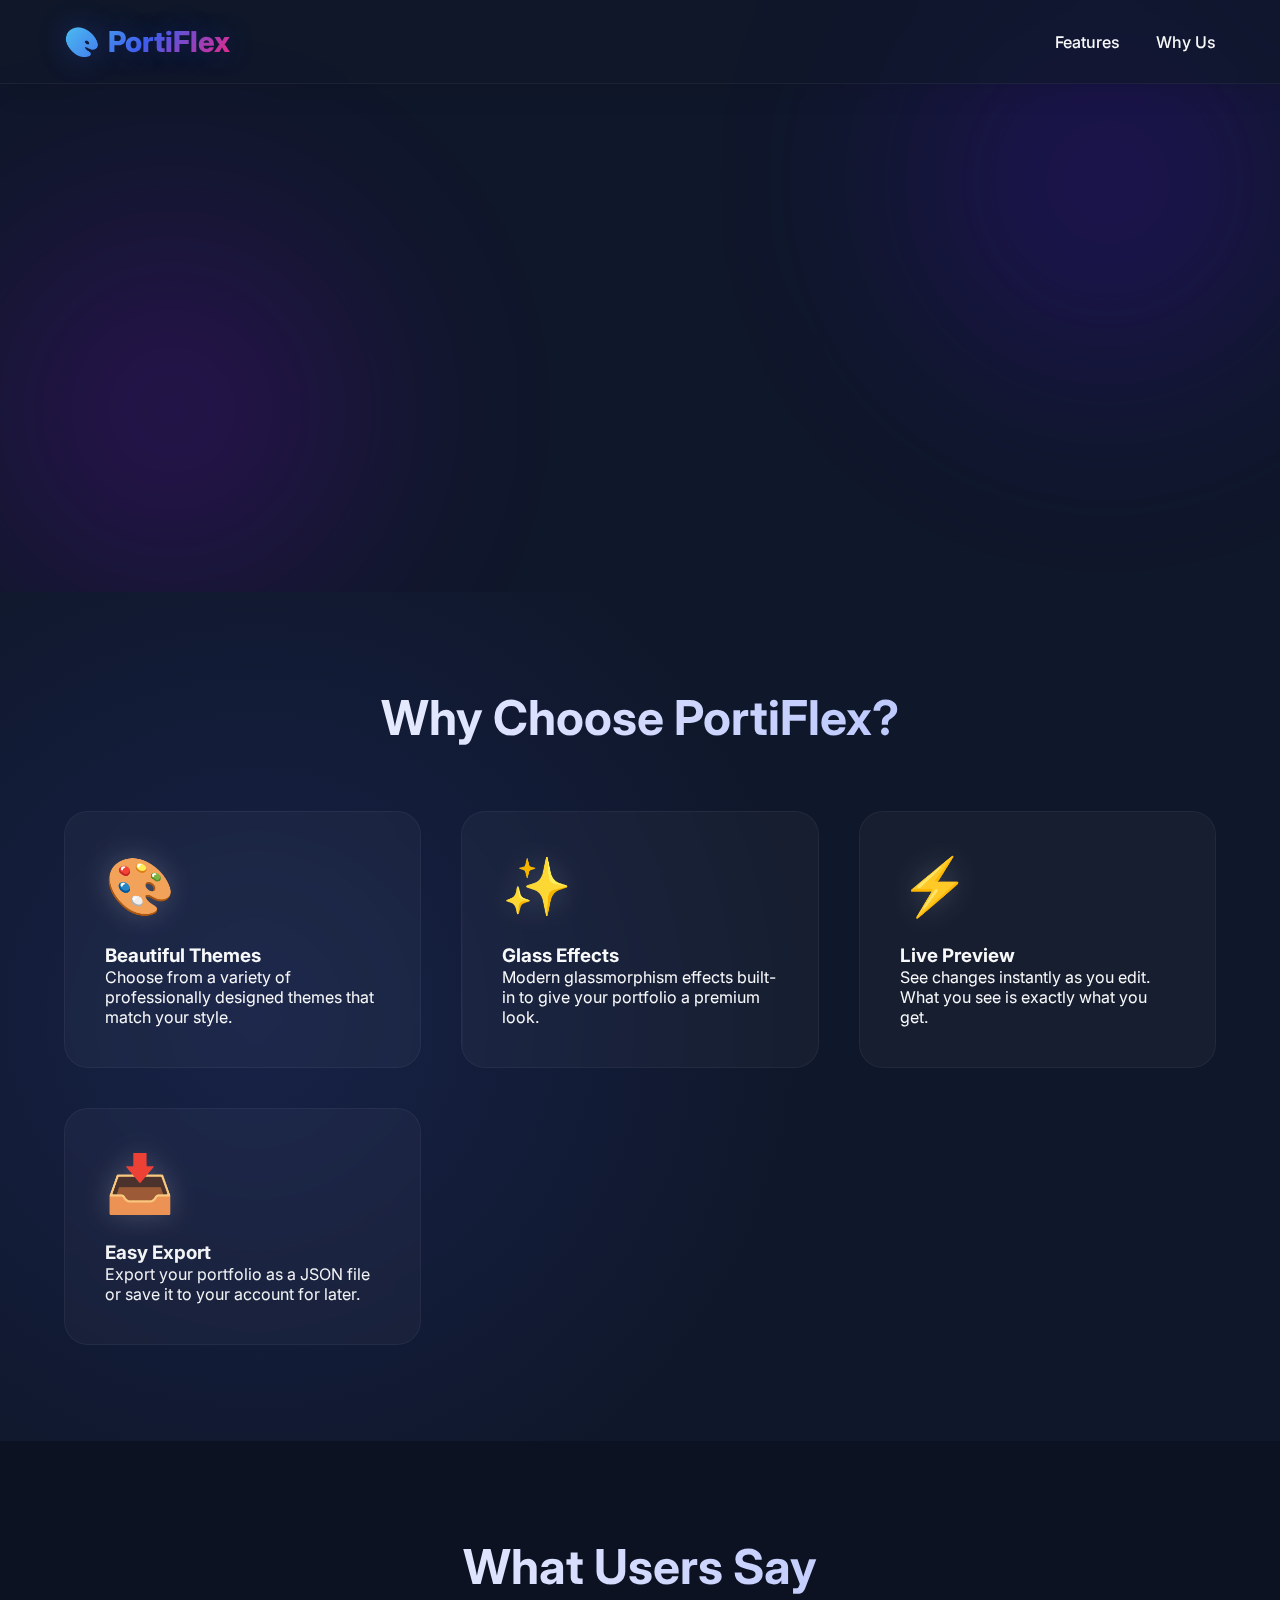
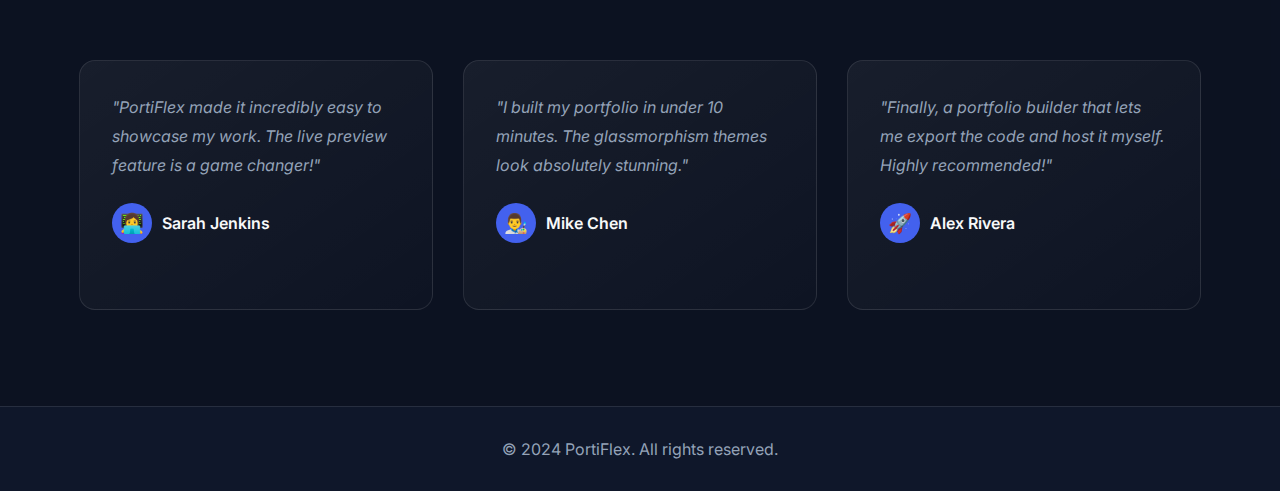
<file: index.html>
<!DOCTYPE html>
<html lang="en">

<head>
    <meta charset="UTF-8">
    <meta name="viewport" content="width=device-width, initial-scale=1.0">

    <!-- SEO Meta Tags - FR-05: SEO metadata & Open Graph support -->
    <meta name="description"
        content="PortiFlex - Create stunning professional portfolios in minutes. Perfect for developers, designers, and freelancers.">
    <meta name="keywords"
        content="portfolio, portfolio template, web portfolio, developer portfolio, designer portfolio, freelancer portfolio">
    <meta name="author" content="PortiFlex Team">
    <meta name="robots" content="index, follow">

    <!-- Open Graph / Social Media -->
    <meta property="og:type" content="website">
    <meta property="og:title" content="PortiFlex - Professional Portfolio Template">
    <meta property="og:description"
        content="Create stunning professional portfolios in minutes. Customizable, responsive, and ready to impress.">
    <meta property="og:site_name" content="PortiFlex">

    <!-- Twitter Card -->
    <meta name="twitter:card" content="summary_large_image">
    <meta name="twitter:title" content="PortiFlex - Professional Portfolio Template">
    <meta name="twitter:description" content="Create stunning professional portfolios in minutes.">

    <title>PortiFlex - Build Your Perfect Portfolio</title>
    <link href="https://fonts.googleapis.com/css2?family=Inter:wght@400;500;600;700&display=swap" rel="stylesheet">
    <link rel="stylesheet" href="landing.css">
    <script src="https://code.jquery.com/jquery-3.7.1.min.js"></script>
</head>

<body>
    <nav class="navbar">
        <div class="logo">
            <span>🎨</span> PortiFlex
        </div>
        <div class="nav-links">
            <a href="#features">Features</a>
            <a href="#why-us">Why Us</a>
        </div>
    </nav>

    <main>
        <section class="hero">
            <div class="hero-content">
                <h1 class="hero-title" id="hero-title">Loading...</h1>
                <p class="hero-subtitle" id="hero-subtitle"></p>
                <div class="hero-buttons">
                    <button class="btn btn-primary" id="cta-guest">
                        <span>🚀</span> <span id="cta-guest-text">Try as Guest</span>
                    </button>
                    <button class="btn btn-secondary" id="cta-login">
                        <span>👤</span> <span id="cta-login-text">Login / Sign Up</span>
                    </button>
                </div>
            </div>

            <div class="hero-visual">
                <div class="glass-card card-main"></div>
                <!-- Floating elements for animation -->
                <div class="glass-card card-float card-1">🎨</div>
                <div class="glass-card card-float card-2">⚡</div>
                <div class="glass-card card-float card-3"></div>
            </div>
        </section>

        <section class="features" id="features">
            <h2 class="section-title" id="features-title">Features</h2>
            <div class="features-grid" id="features-grid">
                <!-- Features will be populated by jQuery -->
            </div>
        </section>

        <section class="testimonials-section" id="testimonials">
            <h2 class="section-title">What Users Say</h2>
            <div class="testimonial-container clearfix">
                <div class="testimonial-card-wrapper">
                    <div class="testimonial-card">
                        <p class="testimonial-text">"PortiFlex made it incredibly easy to showcase my work. The live
                            preview feature is a game changer!"</p>
                        <div class="testimonial-author">
                            <div class="testimonial-avatar">👩‍💻</div>
                            <span>Sarah Jenkins</span>
                        </div>
                    </div>
                </div>
                <div class="testimonial-card-wrapper">
                    <div class="testimonial-card">
                        <p class="testimonial-text">"I built my portfolio in under 10 minutes. The glassmorphism themes
                            look absolutely stunning."</p>
                        <div class="testimonial-author">
                            <div class="testimonial-avatar">👨‍🎨</div>
                            <span>Mike Chen</span>
                        </div>
                    </div>
                </div>
                <div class="testimonial-card-wrapper">
                    <div class="testimonial-card">
                        <p class="testimonial-text">"Finally, a portfolio builder that lets me export the code and host
                            it myself. Highly recommended!"</p>
                        <div class="testimonial-author">
                            <div class="testimonial-avatar">🚀</div>
                            <span>Alex Rivera</span>
                        </div>
                    </div>
                </div>
            </div>
        </section>
    </main>

    <footer>
        <p id="footer-text">© 2024 PortiFlex</p>
    </footer>

    <!-- jQuery Script for Landing Page -->
    <script src="landing.js"></script>
</body>

</html>
</file>
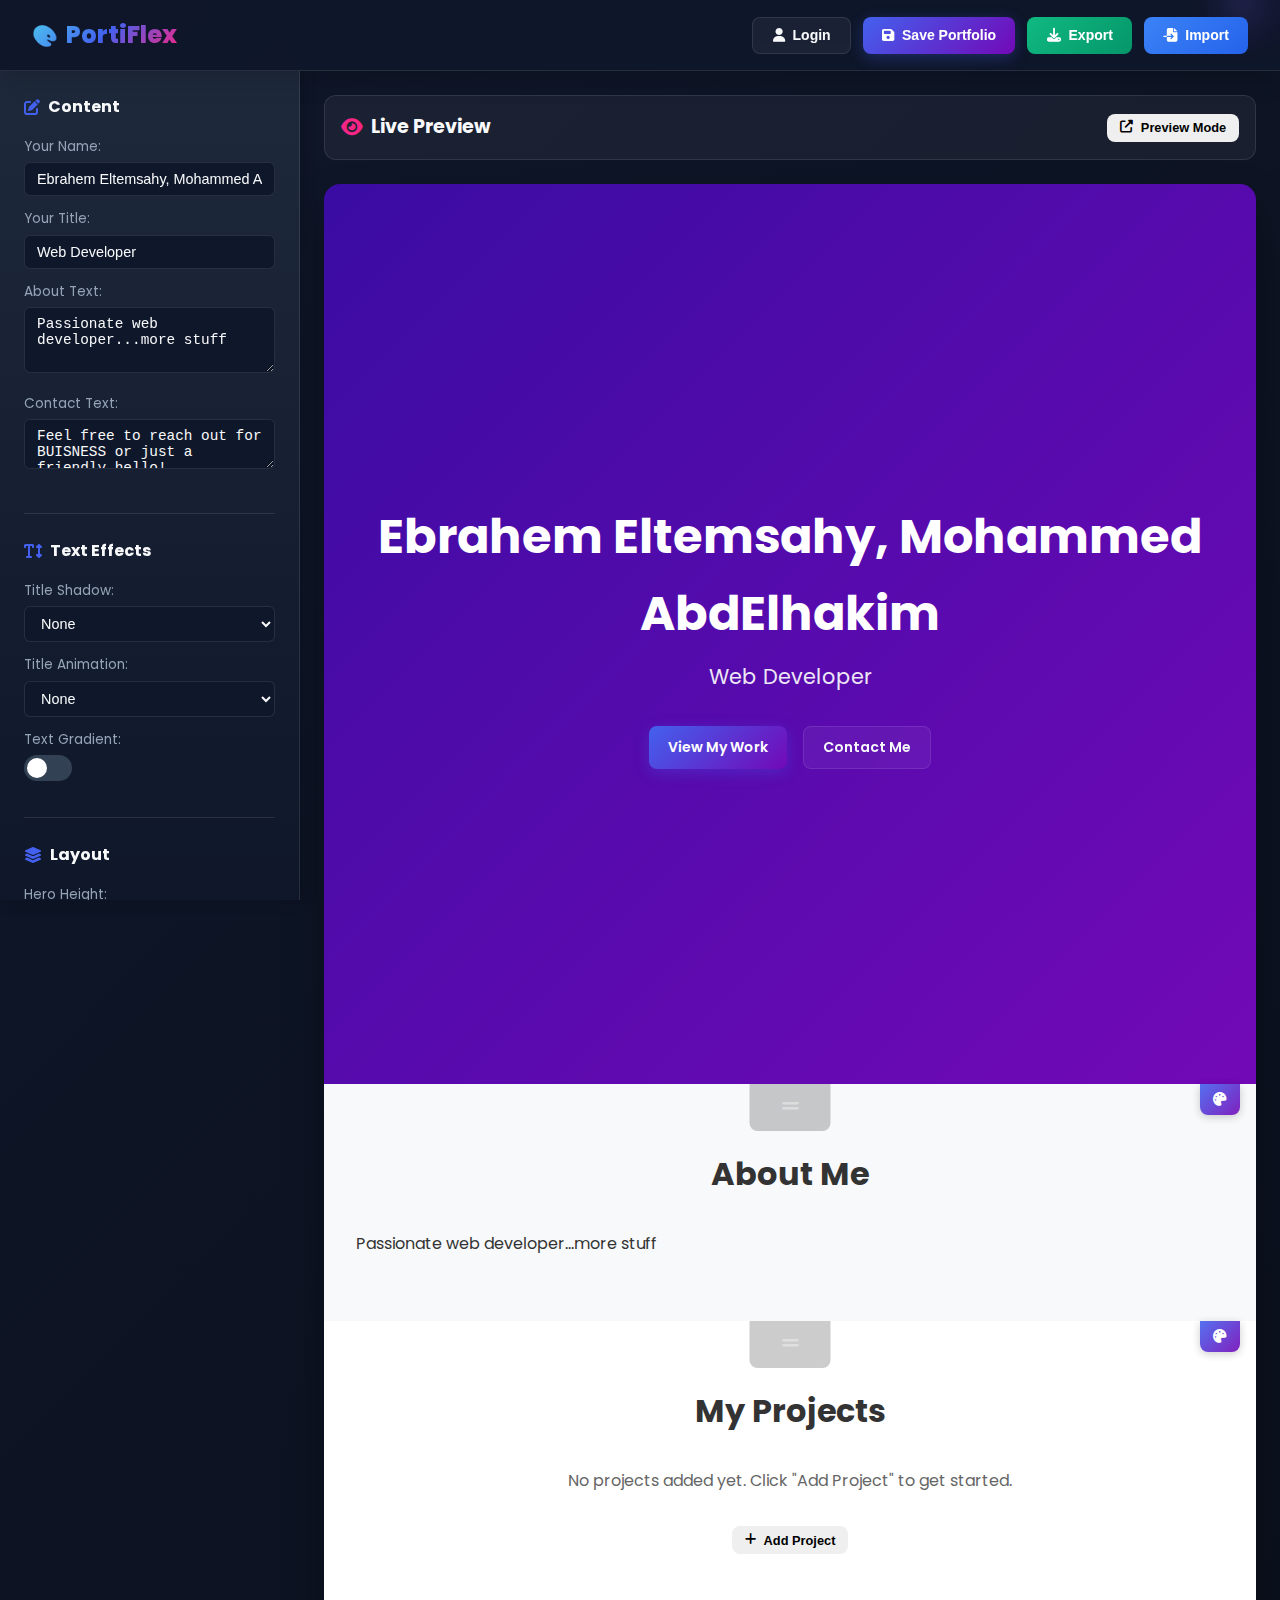
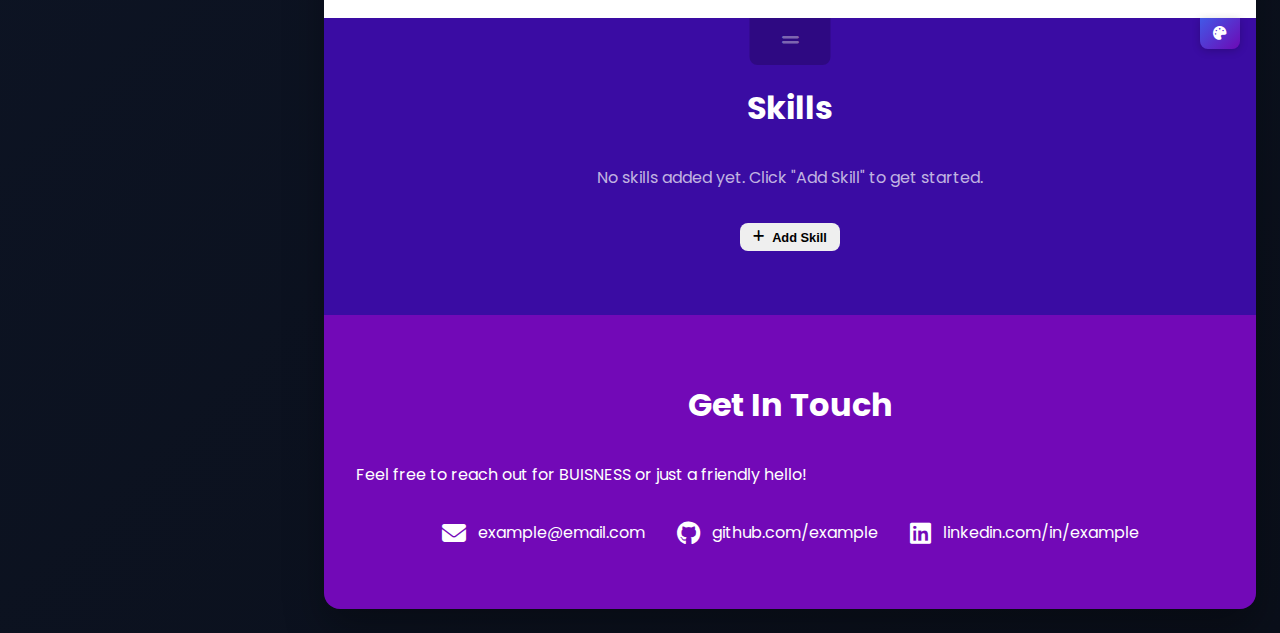
<file: app.html>
<!DOCTYPE html>
<html lang="en">

<head>
    <meta charset="UTF-8">
    <meta name="viewport" content="width=device-width, initial-scale=1.0">

    <!-- SEO Meta Tags - FR-05: SEO metadata & Open Graph support -->
    <meta name="description"
        content="PortiFlex - Create stunning professional portfolios in minutes. Customizable, responsive, and ready to impress.">
    <meta name="keywords"
        content="portfolio, portfolio builder, web portfolio, developer portfolio, designer portfolio, freelancer">
    <meta name="author" content="PortiFlex Team">
    <meta name="robots" content="index, follow">

    <!-- Open Graph / Social Media -->
    <meta property="og:type" content="website">
    <meta property="og:title" content="PortiFlex - Professional Portfolio Builder">
    <meta property="og:description"
        content="Create stunning professional portfolios in minutes. Customizable, responsive, and ready to impress.">
    <meta property="og:site_name" content="PortiFlex">

    <!-- Twitter Card -->
    <meta name="twitter:card" content="summary_large_image">
    <meta name="twitter:title" content="PortiFlex - Professional Portfolio Builder">
    <meta name="twitter:description" content="Create stunning professional portfolios in minutes.">

    <title>PortiFlex - Portfolio Builder</title>
    <link rel="stylesheet" href="style.css">
    <link
        href="https://fonts.googleapis.com/css2?family=Poppins:wght@300;400;500;600&family=Roboto:wght@300;400&family=Montserrat:wght@400;500;600&family=Open+Sans:wght@300;400;600&family=Lato:wght@300;400;700&family=Playfair+Display:wght@400;500;700&display=swap"
        rel="stylesheet">
    <link rel="stylesheet" href="https://cdnjs.cloudflare.com/ajax/libs/font-awesome/6.4.0/css/all.min.css">
    <!-- jQuery CDN - Requirement: jQuery (Weight: 1) -->
    <script src="https://code.jquery.com/jquery-3.7.1.min.js"></script>
</head>

<body>
    <!-- Navigation -->
    <nav class="navbar">
        <a href="index.html" class="logo">PortiFlex</a>
        <div class="nav-controls">
            <button id="loginBtn" class="btn btn-secondary">
                <i class="fas fa-user"></i> Login
            </button>
            <button id="saveBtn" class="btn btn-primary">
                <i class="fas fa-save"></i> Save Portfolio
            </button>
            <button id="exportBtn" class="btn btn-success">
                <i class="fas fa-download"></i> Export
            </button>
            <button id="importBtn" class="btn btn-info">
                <i class="fas fa-file-import"></i> Import
            </button>
        </div>
    </nav>

    <!-- Customization Controls -->
    <div class="customization-panel">
        <!-- Content -->
        <div class="control-group">
            <h3><i class="fas fa-edit"></i> Content</h3>
            <div class="control-row">
                <label>Your Name:</label>
                <input type="text" id="userName" placeholder="e.g. Ebrahem Eltemsahy, Mohammed AbdElhakim"
                    value="Ebrahem Eltemsahy, Mohammed AbdElhakim">
            </div>
            <div class="control-row">
                <label>Your Title:</label>
                <input type="text" id="userTitle" placeholder="Web Developer" value="Web Developer">
            </div>
            <div class="control-row">
                <label>About Text:</label>
                <textarea id="aboutText" rows="3"
                    placeholder="Tell people about yourself...">Passionate web developer...more stuff</textarea>
            </div>
            <div class="control-row">
                <label>Contact Text:</label>
                <textarea id="contactText" rows="2"
                    placeholder="Contact information...">Feel free to reach out for BUISNESS or just a friendly hello!</textarea>
            </div>
        </div>

        <!-- Text Effects -->
        <div class="control-group">
            <h3><i class="fas fa-text-height"></i> Text Effects</h3>
            <div class="control-row">
                <label>Title Shadow:</label>
                <select id="textShadow">
                    <option value="none">None</option>
                    <option value="soft">Soft</option>
                    <option value="hard">Hard</option>
                    <option value="glow">Glow</option>
                    <option value="neon">Neon</option>
                </select>
            </div>
            <div class="control-row">
                <label>Title Animation:</label>
                <select id="textAnimation">
                    <option value="none">None</option>
                    <option value="fadeIn">Fade In</option>
                    <option value="slideUp">Slide Up</option>
                    <option value="typewriter">Typewriter</option>
                    <option value="bounce">Bounce</option>
                    <option value="pulse">Pulse</option>
                </select>
            </div>
            <div class="control-row">
                <label>Text Gradient:</label>
                <label class="toggle-switch">
                    <input type="checkbox" id="textGradient">
                    <span class="toggle-slider"></span>
                </label>
            </div>
        </div>

        <!-- Layout Controls -->
        <div class="control-group">
            <h3><i class="fas fa-layer-group"></i> Layout</h3>
            <div class="control-row">
                <label>Hero Height:</label>
                <input type="range" id="heroHeight" min="50" max="100" value="100" class="skill-slider">
            </div>
            <div class="control-row">
                <label>Projects Grid:</label>
                <select id="projectsGridCols">
                    <option value="auto">Auto Fit</option>
                    <option value="2">2 Columns</option>
                    <option value="3">3 Columns</option>
                    <option value="4">4 Columns</option>
                </select>
            </div>
        </div>
    </div>

    <!-- Portfolio Preview -->
    <div class="portfolio-preview">
        <div class="preview-header">
            <h2><i class="fas fa-eye"></i> Live Preview</h2>
            <button id="refreshPreview" class="btn btn-small">
                <i class="fas fa-external-link-alt"></i> Preview Mode
            </button>
        </div>

        <div class="portfolio-container" id="portfolioContainer">
            <!-- Hero Section -->
            <section class="portfolio-section hero-section" id="heroSection">
                <div class="hero-content">
                    <h1 id="displayName" contenteditable="true">Ebrahem</h1>
                    <p id="displayTitle" contenteditable="true">Web Developer</p>
                    <div class="hero-buttons">
                        <a href="#projectsSection" class="btn btn-primary">View My Work</a>
                        <a href="#contactSection" class="btn btn-secondary">Contact Me</a>
                    </div>
                </div>
            </section>

            <!-- About Section -->
            <section class="portfolio-section about-section draggable-section" id="aboutSection" draggable="true">
                <div class="section-controls">
                    <div class="section-drag-handle" title="Drag to reorder"><i class="fas fa-grip-lines"></i></div>
                    <button class="section-style-btn" data-section="about" title="Edit Style"><i
                            class="fas fa-palette"></i></button>
                </div>
                <div class="section-content">
                    <h2 class="section-title" contenteditable="true">About Me</h2>
                    <p id="displayAbout" contenteditable="true">
                        Passionate web dev...nobody cares about this text, but still, here it is.
                    </p>
                </div>
            </section>

            <!-- Projects Section -->
            <section class="portfolio-section projects-section draggable-section" id="projectsSection" draggable="true">
                <div class="section-controls">
                    <div class="section-drag-handle" title="Drag to reorder"><i class="fas fa-grip-lines"></i></div>
                    <button class="section-style-btn" data-section="projects" title="Edit Style"><i
                            class="fas fa-palette"></i></button>
                </div>
                <div class="section-content">
                    <h2 class="section-title" contenteditable="true">My Projects</h2>
                    <div class="projects-grid" id="projectsGrid">
                        <!-- Projects will be added here -->
                    </div>
                    <div class="section-actions">
                        <button class="btn btn-small" id="addProjectBtn">
                            <i class="fas fa-plus"></i> Add Project
                        </button>
                    </div>
                </div>
            </section>

            <!-- Skills Section -->
            <section class="portfolio-section skills-section draggable-section" id="skillsSection" draggable="true">
                <div class="section-controls">
                    <div class="section-drag-handle" title="Drag to reorder"><i class="fas fa-grip-lines"></i></div>
                    <button class="section-style-btn" data-section="skills" title="Edit Style"><i
                            class="fas fa-palette"></i></button>
                </div>
                <div class="section-content">
                    <h2 class="section-title" contenteditable="true">Skills</h2>
                    <div class="skills-grid" id="skillsGrid">
                        <!-- Skills will be added here -->
                    </div>
                    <div class="section-actions">
                        <button class="btn btn-small" id="addSkillBtn">
                            <i class="fas fa-plus"></i> Add Skill
                        </button>
                    </div>
                </div>
            </section>

            <!-- Contact Section -->
            <section class="portfolio-section contact-section" id="contactSection">
                <div class="section-controls">
                    <button class="section-style-btn" data-section="contact" title="Edit Style"><i
                            class="fas fa-palette"></i></button>
                </div>
                <div class="section-content">
                    <h2 class="section-title" contenteditable="true">Get In Touch</h2>
                    <p id="displayContact" contenteditable="true">
                        Feel free to reach out for BUISNESS MATE! Or just a friendly hello &lbbrk;do not &rbbrk;!
                    </p>
                    <div class="contact-info">
                        <div class="contact-item">
                            <i class="fas fa-envelope"></i>
                            <a href="mailto:example@email.com" class="contact-link"
                                contenteditable="true">example@email.com</a>
                        </div>
                        <div class="contact-item">
                            <i class="fab fa-github"></i>
                            <a href="https://github.com/example" target="_blank" class="contact-link"
                                contenteditable="true">github.com/example</a>
                        </div>
                        <div class="contact-item">
                            <i class="fab fa-linkedin"></i>
                            <a href="https://linkedin.com/in/example" target="_blank" class="contact-link"
                                contenteditable="true">linkedin.com/in/example</a>
                        </div>
                    </div>
                </div>
            </section>
        </div>
    </div>

    <!-- Authentication Modal -->
    <div class="modal" id="authModal">
        <div class="modal-content">
            <div class="modal-header">
                <h3>Authentication</h3>
                <button class="modal-close" id="closeModal">&times;</button>
            </div>

            <div class="auth-tabs">
                <button class="auth-tab active" data-tab="login">
                    <i class="fas fa-sign-in-alt"></i> Login
                </button>
                <button class="auth-tab" data-tab="signup">
                    <i class="fas fa-user-plus"></i> Sign Up
                </button>
            </div>

            <!-- Login Form -->
            <form id="loginForm" class="auth-form active">
                <div class="form-group">
                    <label>Email</label>
                    <input type="email" id="loginEmail" placeholder="your@email.com" required>
                </div>
                <div class="form-group">
                    <label>Password</label>
                    <input type="password" id="loginPassword" placeholder="Password" required>
                </div>
                <div id="loginError" class="error-message"></div>
                <button type="submit" class="btn btn-primary btn-block">
                    <i class="fas fa-sign-in-alt"></i> Login
                </button>
                <div class="auth-links">
                    <p>Don't have an account? Sign up above!</p>
                    <p class="auth-hint">Your data is stored securely in the database.</p>
                </div>
            </form>

            <!-- Signup Form -->
            <form id="signupForm" class="auth-form">
                <div class="form-group">
                    <label>Full Name</label>
                    <input type="text" id="signupName" placeholder="Your Name" required>
                </div>
                <div class="form-group">
                    <label>Email</label>
                    <input type="email" id="signupEmail" placeholder="your@email.com" required>
                </div>
                <div class="form-group">
                    <label>Password</label>
                    <input type="password" id="signupPassword" placeholder="Min. 6 characters" required>
                </div>
                <div class="form-group">
                    <label>Confirm Password</label>
                    <input type="password" id="confirmPassword" placeholder="Confirm password" required>
                </div>
                <div id="signupError" class="error-message"></div>
                <button type="submit" class="btn btn-primary btn-block">
                    <i class="fas fa-user-plus"></i> Create Account
                </button>
            </form>
        </div>
    </div>

    <!-- Project Modal -->
    <div class="modal" id="projectModal">
        <div class="modal-content modal-enhanced">
            <div class="modal-header">
                <h3 id="projectModalTitle"><i class="fas fa-folder-plus"></i> Add Project</h3>
                <button class="modal-close" id="closeProjectModal">&times;</button>
            </div>
            <form id="projectForm" class="modal-form">
                <div class="form-group">
                    <label><i class="fas fa-heading"></i> Project Title</label>
                    <input type="text" id="projectTitle" placeholder="My Awesome Project" required>
                </div>
                <div class="form-group">
                    <label><i class="fas fa-align-left"></i> Description</label>
                    <textarea id="projectDescription" rows="3" placeholder="Describe what this project does..."
                        required></textarea>
                </div>
                <div class="form-row">
                    <div class="form-group form-half">
                        <label><i class="fas fa-link"></i> Link URL</label>
                        <input type="text" id="projectLink" placeholder="https://...">
                    </div>
                    <div class="form-group form-half">
                        <label><i class="fas fa-tags"></i> Tags</label>
                        <input type="text" id="projectTags" placeholder="HTML, CSS, JS">
                    </div>
                </div>
                <div class="modal-actions">
                    <button type="button" class="btn btn-secondary" id="cancelProject"><i class="fas fa-times"></i>
                        Cancel</button>
                    <button type="submit" class="btn btn-primary"><i class="fas fa-save"></i> Save Project</button>
                </div>
            </form>
        </div>
    </div>

    <!-- Skill Modal -->
    <div class="modal" id="skillModal">
        <div class="modal-content modal-enhanced modal-compact">
            <div class="modal-header">
                <h3><i class="fas fa-star"></i> Add Skill</h3>
                <button class="modal-close" id="closeSkillModal">&times;</button>
            </div>
            <form id="skillForm" class="modal-form">
                <div class="form-group">
                    <label><i class="fas fa-code"></i> Skill Name</label>
                    <input type="text" id="skillName" placeholder="e.g., JavaScript, React, Python" required>
                </div>
                <div class="form-group">
                    <label><i class="fas fa-chart-bar"></i> Proficiency Level</label>
                    <div class="skill-slider-container">
                        <input type="range" id="skillLevel" min="1" max="10" value="5" class="skill-slider">
                        <div class="skill-level-display">
                            <span id="skillLevelValue">5</span><span>/10</span>
                        </div>
                    </div>
                </div>
                <div class="modal-actions">
                    <button type="button" class="btn btn-secondary" id="cancelSkill"><i class="fas fa-times"></i>
                        Cancel</button>
                    <button type="submit" class="btn btn-primary"><i class="fas fa-plus"></i> Add Skill</button>
                </div>
            </form>
        </div>
    </div>

    <!-- Section Style Modal -->
    <div class="modal" id="sectionStyleModal">
        <div class="modal-content modal-enhanced modal-compact">
            <div class="modal-header">
                <h3><i class="fas fa-paint-brush"></i> <span id="sectionStyleTitle">Edit Section Style</span></h3>
                <button class="modal-close" id="closeSectionStyleModal">&times;</button>
            </div>
            <div class="modal-form">
                <div class="form-group">
                    <label><i class="fas fa-fill-drip"></i> Background Color</label>
                    <div class="color-picker-row">
                        <input type="color" id="sectionBgColor" value="#ffffff" class="color-picker-large">
                        <span class="color-value" id="bgColorValue">#ffffff</span>
                    </div>
                </div>
                <div class="form-group">
                    <label><i class="fas fa-font"></i> Text Color</label>
                    <div class="color-picker-row">
                        <input type="color" id="sectionTextColor" value="#333333" class="color-picker-large">
                        <span class="color-value" id="textColorValue">#333333</span>
                    </div>
                </div>
                <div class="form-group">
                    <label><i class="fas fa-heading"></i> Heading Font</label>
                    <select id="sectionHeadingFont">
                        <option value="Poppins">Poppins</option>
                        <option value="Roboto">Roboto</option>
                        <option value="Open Sans">Open Sans</option>
                        <option value="Montserrat">Montserrat</option>
                        <option value="Playfair Display">Playfair Display</option>
                        <option value="Lora">Lora</option>
                    </select>
                </div>
                <div class="modal-actions">
                    <button type="button" class="btn btn-secondary" id="cancelSectionStyle">Cancel</button>
                    <button type="button" class="btn btn-primary" id="applySectionStyle"><i class="fas fa-check"></i>
                        Apply</button>
                </div>
            </div>
        </div>
    </div>

    <input type="file" id="importFile" accept=".json" style="display:none">
    <script src="script.js"></script>
</body>

</html>
</file>
<file: landing.css>
:root {
    --primary: #4361ee;
    --primary-dark: #3a0ca3;
    --secondary: #7209b7;
    --accent: #f72585;
    --bg-dark: #0f172a;
    --text-light: #f8f9fa;
    --text-dim: #94a3b8;
    --glass-bg: rgba(255, 255, 255, 0.05);
    --glass-border: rgba(255, 255, 255, 0.1);
}

* {
    margin: 0;
    padding: 0;
    box-sizing: border-box;
    font-family: 'Inter', sans-serif;
}

body {
    background-color: var(--bg-dark);
    color: var(--text-light);
    overflow-x: hidden;
    min-height: 100vh;
    display: flex;
    flex-direction: column;
}

/* Navbar */
.navbar {
    display: flex;
    justify-content: space-between;
    align-items: center;
    padding: 1.5rem 5%;
    position: fixed;
    width: 100%;
    top: 0;
    z-index: 1000;
    background: rgba(15, 23, 42, 0.6);
    backdrop-filter: blur(16px);
    border-bottom: 1px solid rgba(255, 255, 255, 0.05);
    box-shadow: 0 4px 30px rgba(0, 0, 0, 0.1);
}

.logo {
    display: flex;
    align-items: center;
    gap: 0.5rem;
    font-size: 1.8rem;
    font-weight: 800;
    background: linear-gradient(135deg, #4cc9f0, #4361ee, #f72585);
    -webkit-background-clip: text;
    background-clip: text;
    color: transparent;
    text-shadow: 0 0 30px rgba(67, 97, 238, 0.3);
}

.nav-links a {
    color: var(--text-light);
    text-decoration: none;
    margin-left: 2rem;
    font-weight: 500;
    transition: all 0.3s;
    position: relative;
    padding: 0.5rem 0;
}

.nav-links a::after {
    content: '';
    position: absolute;
    bottom: 0;
    left: 0;
    width: 0;
    height: 2px;
    background: var(--accent);
    transition: width 0.3s ease;
}

.nav-links a:hover::after {
    width: 100%;
}

.nav-links a:hover {
    color: #fff;
    text-shadow: 0 0 10px rgba(255, 255, 255, 0.5);
}

/* Hero Section */
.hero {
    flex: 1;
    display: flex;
    align-items: center;
    justify-content: space-between;
    padding: 8rem 5% 4rem;
    position: relative;
    overflow: hidden;
}

.hero::before {
    content: '';
    position: absolute;
    top: -20%;
    right: -10%;
    width: 600px;
    height: 600px;
    background: radial-gradient(circle, var(--primary-dark) 0%, transparent 70%);
    opacity: 0.4;
    filter: blur(80px);
    z-index: -1;
}

.hero::after {
    content: '';
    position: absolute;
    bottom: -20%;
    left: -10%;
    width: 600px;
    height: 600px;
    background: radial-gradient(circle, var(--secondary) 0%, transparent 70%);
    opacity: 0.3;
    filter: blur(80px);
    z-index: -1;
}

.hero-content {
    max-width: 600px;
    opacity: 0;
    transform: translateY(20px);
    animation: fadeUp 0.8s ease forwards;
}

.hero-title {
    font-size: 4rem;
    line-height: 1.1;
    margin-bottom: 1.5rem;
    background: linear-gradient(to bottom right, #ffffff, #a5b4fc);
    -webkit-background-clip: text;
    background-clip: text;
    color: transparent;
}

.hero-subtitle {
    font-size: 1.25rem;
    color: var(--text-dim);
    margin-bottom: 2.5rem;
    line-height: 1.6;
}

.hero-buttons {
    display: flex;
    gap: 1rem;
}

.btn {
    padding: 0.8rem 2rem;
    border-radius: 8px;
    font-weight: 600;
    text-decoration: none;
    transition: transform 0.2s, box-shadow 0.2s;
    cursor: pointer;
    border: none;
    display: flex;
    align-items: center;
    gap: 0.5rem;
}

.btn-primary {
    background: linear-gradient(135deg, var(--primary), var(--secondary));
    color: white;
    box-shadow: 0 4px 15px rgba(67, 97, 238, 0.4);
}

.btn-secondary {
    background: rgba(255, 255, 255, 0.1);
    color: white;
    backdrop-filter: blur(5px);
    border: 1px solid var(--glass-border);
}

.btn:hover {
    transform: translateY(-2px);
    box-shadow: 0 8px 25px rgba(67, 97, 238, 0.5);
}

.btn-secondary:hover {
    background: rgba(255, 255, 255, 0.15);
    box-shadow: 0 4px 15px rgba(255, 255, 255, 0.1);
}

/* Hero Visual/Image */
.hero-visual {
    position: relative;
    width: 500px;
    height: 400px;
    opacity: 0;
    transform: translateX(20px);
    animation: fadeLeft 0.8s ease 0.2s forwards;
}

.glass-card {
    position: absolute;
    background: linear-gradient(135deg, rgba(255, 255, 255, 0.1), rgba(255, 255, 255, 0.02));
    backdrop-filter: blur(20px);
    border: 1px solid var(--glass-border);
    border-radius: 20px;
    box-shadow: 0 20px 40px rgba(0, 0, 0, 0.2);
}

.card-main {
    width: 380px;
    height: 380px;
    top: 50%;
    left: 50%;
    transform: translate(-50%, -50%);
    z-index: 2;
}

.card-float {
    width: 100px;
    height: 100px;
    display: flex;
    align-items: center;
    justify-content: center;
    font-size: 2rem;
    animation: float 6s ease-in-out infinite;
}

.card-1 {
    top: -20px;
    left: 0;
    background: linear-gradient(135deg, rgba(67, 97, 238, 0.3), rgba(67, 97, 238, 0.1));
    animation-delay: 0s;
}

.card-2 {
    bottom: 20px;
    right: -20px;
    background: linear-gradient(135deg, rgba(114, 9, 183, 0.3), rgba(114, 9, 183, 0.1));
    animation-delay: 2s;
}

.card-3 {
    top: 50%;
    right: -40px;
    width: 80px;
    height: 80px;
    background: linear-gradient(135deg, rgba(247, 37, 133, 0.3), rgba(247, 37, 133, 0.1));
    animation-delay: 1s;
}

/* Features Section */
.features {
    padding: 6rem 5%;
    background: radial-gradient(circle at 20% 50%, rgba(67, 97, 238, 0.15), transparent 50%);
}

.section-title {
    text-align: center;
    font-size: 3rem;
    margin-bottom: 4rem;
    color: var(--text-light);
    background: linear-gradient(to right, #fff, #a5b4fc);
    -webkit-background-clip: text;
    background-clip: text;
    color: transparent;
}

.features-grid {
    display: grid;
    grid-template-columns: repeat(auto-fit, minmax(280px, 1fr));
    gap: 2.5rem;
}

.feature-card {
    background: rgba(255, 255, 255, 0.03);
    border: 1px solid rgba(255, 255, 255, 0.05);
    padding: 2.5rem;
    border-radius: 24px;
    text-align: left;
    transition: all 0.4s cubic-bezier(0.175, 0.885, 0.32, 1.275);
    backdrop-filter: blur(10px);
    position: relative;
    overflow: hidden;
}

.feature-card::before {
    content: '';
    position: absolute;
    top: 0;
    left: 0;
    width: 100%;
    height: 100%;
    background: linear-gradient(45deg, transparent, rgba(255, 255, 255, 0.05), transparent);
    transform: translateX(-100%);
    transition: 0.5s;
}

.feature-card:hover::before {
    transform: translateX(100%);
}

.feature-card:hover {
    transform: translateY(-10px) scale(1.02);
    background: rgba(255, 255, 255, 0.07);
    border-color: rgba(255, 255, 255, 0.2);
    box-shadow: 0 20px 40px rgba(0, 0, 0, 0.3);
}

.feature-icon {
    font-size: 3.5rem;
    margin-bottom: 1.5rem;
    display: inline-block;
    filter: drop-shadow(0 0 15px rgba(255, 255, 255, 0.2));
}

/* Testimonials Section */
.testimonials-section {
    padding: 6rem 5%;
    background: rgba(0, 0, 0, 0.2);
    overflow: hidden;
    /* Clearfix for container */
}

/* Float Layout for Rubric */
.testimonial-container {
    width: 100%;
    max-width: 1200px;
    margin: 0 auto;
}

.testimonial-card-wrapper {
    width: 33.33%;
    float: left;
    padding: 0 15px;
    box-sizing: border-box;
}

.testimonial-card {
    background: linear-gradient(145deg, rgba(255, 255, 255, 0.05), rgba(255, 255, 255, 0.01));
    border: 1px solid var(--glass-border);
    padding: 2rem;
    border-radius: 16px;
    min-height: 250px;
    position: relative;
}

.testimonial-text {
    font-style: italic;
    color: var(--text-dim);
    margin-bottom: 1.5rem;
    line-height: 1.8;
}

.testimonial-author {
    color: var(--text-light);
    font-weight: 600;
    display: flex;
    align-items: center;
    gap: 10px;
}

.testimonial-avatar {
    width: 40px;
    height: 40px;
    border-radius: 50%;
    background: var(--primary);
    display: flex;
    align-items: center;
    justify-content: center;
    font-size: 1.2rem;
}

/* Clearfix for floats */
.clearfix::after {
    content: "";
    clear: both;
    display: table;
}

/* Media Query for Floats Responsive */
@media (max-width: 768px) {
    .testimonial-card-wrapper {
        width: 100%;
        float: none;
        margin-bottom: 2rem;
    }
}

/* Footer */
footer {
    padding: 2rem 5%;
    text-align: center;
    color: var(--text-dim);
    border-top: 1px solid var(--glass-border);
    margin-top: auto;
}

/* Animations */
@keyframes fadeUp {
    to {
        opacity: 1;
        transform: translateY(0);
    }
}

@keyframes fadeLeft {
    to {
        opacity: 1;
        transform: translateX(0);
    }
}

@keyframes float {

    0%,
    100% {
        transform: translateY(0);
    }

    50% {
        transform: translateY(-20px);
    }
}

@media (max-width: 968px) {
    .hero {
        flex-direction: column;
        text-align: center;
        padding-top: 8rem;
    }

    .hero-content {
        margin-bottom: 4rem;
    }

    .hero-buttons {
        justify-content: center;
    }

    .hero-visual {
        width: 100%;
        height: 350px;
    }

    .card-main {
        width: 280px;
        height: 280px;
    }
}
</file>
<file: style.css>
/* ================================
   PortiFlex App - Style Sheet
   Consistent Dark Theme
   ================================ */

:root {
    --primary: #4361ee;
    --primary-dark: #3a0ca3;
    --secondary: #7209b7;
    --accent: #f72585;
    --bg-dark: #0f172a;
    --bg-darker: #0a0f1a;
    --surface: #1e293b;
    --surface-light: #334155;
    --text-light: #f8f9fa;
    --text-dim: #94a3b8;
    --glass-bg: rgba(255, 255, 255, 0.05);
    --glass-border: rgba(255, 255, 255, 0.1);
    --success: #10b981;
    --warning: #f59e0b;
    --error: #ef4444;
    --info: #3b82f6;
    --heading-font: 'Poppins', sans-serif;
    --body-font: 'Poppins', sans-serif;
}

html {
    scroll-behavior: smooth;
}

* {
    margin: 0;
    padding: 0;
    box-sizing: border-box;
}

body {
    font-family: var(--body-font);
    background: linear-gradient(135deg, var(--bg-dark) 0%, var(--bg-darker) 100%);
    color: var(--text-light);
    min-height: 100vh;
    line-height: 1.6;
}

/* ================================
   Float Layout - Requirement: Floating (CSS Layout) Weight: 1
   Demonstrates CSS floats for layout purposes
   ================================ */

/* Float container with clearfix */
.float-container {
    overflow: hidden;
    /* Clearfix method 1 */
}

.float-container::after {
    content: '';
    display: table;
    clear: both;
    /* Clearfix method 2 - handles float clearing */
}

/* Float left utility */
.float-left {
    float: left;
}

/* Float right utility */
.float-right {
    float: right;
}

/* Clear both utility */
.clear-both {
    clear: both;
}

/* Float-based two column layout */
.float-two-column {
    overflow: hidden;
}

.float-two-column .float-column-left {
    float: left;
    width: 48%;
    margin-right: 4%;
}

.float-two-column .float-column-right {
    float: right;
    width: 48%;
}

/* Navigation uses float for logo positioning */
.nav-float-left {
    float: left;
}

.nav-float-right {
    float: right;
}

/* ================================
   Navigation
   ================================ */
.navbar {
    display: flex;
    justify-content: space-between;
    align-items: center;
    padding: 1rem 2rem;
    background: rgba(15, 23, 42, 0.8);
    backdrop-filter: blur(16px);
    border-bottom: 1px solid var(--glass-border);
    position: sticky;
    top: 0;
    z-index: 1000;
    box-shadow: 0 4px 30px rgba(0, 0, 0, 0.2);
}

.logo {
    font-size: 1.5rem;
    font-weight: 800;
    background: linear-gradient(135deg, #4cc9f0, #4361ee, #f72585);
    -webkit-background-clip: text;
    background-clip: text;
    color: transparent;
    display: flex;
    align-items: center;
    gap: 0.5rem;
}

.logo::before {
    content: '🎨';
    font-size: 1.3rem;
}

.nav-controls {
    display: flex;
    gap: 0.75rem;
    flex-wrap: wrap;
}

/* ================================
   Buttons
   ================================ */
.btn {
    padding: 0.6rem 1.2rem;
    border: none;
    border-radius: 8px;
    cursor: pointer;
    font-weight: 600;
    font-size: 0.875rem;
    display: inline-flex;
    align-items: center;
    gap: 0.5rem;
    transition: all 0.3s ease;
    text-decoration: none;
}

.btn-primary {
    background: linear-gradient(135deg, var(--primary), var(--secondary));
    color: white;
    box-shadow: 0 4px 15px rgba(67, 97, 238, 0.3);
}

.btn-primary:hover {
    transform: translateY(-2px);
    box-shadow: 0 6px 20px rgba(67, 97, 238, 0.4);
}

.btn-secondary {
    background: var(--glass-bg);
    color: var(--text-light);
    border: 1px solid var(--glass-border);
    backdrop-filter: blur(10px);
}

.btn-secondary:hover {
    background: rgba(255, 255, 255, 0.1);
    border-color: rgba(255, 255, 255, 0.2);
}

.btn-success {
    background: linear-gradient(135deg, #10b981, #059669);
    color: white;
}

.btn-success:hover {
    transform: translateY(-2px);
    box-shadow: 0 4px 15px rgba(16, 185, 129, 0.3);
}

.btn-info {
    background: linear-gradient(135deg, #3b82f6, #2563eb);
    color: white;
}

.btn-info:hover {
    transform: translateY(-2px);
    box-shadow: 0 4px 15px rgba(59, 130, 246, 0.3);
}

.btn-small {
    padding: 0.4rem 0.8rem;
    font-size: 0.8rem;
}

.btn-block {
    width: 100%;
    justify-content: center;
}

/* ================================
   Customization Panel
   ================================ */
.customization-panel {
    position: fixed;
    left: 0;
    top: 70px;
    width: 300px;
    height: calc(100vh - 70px);
    background: linear-gradient(180deg, var(--surface), rgba(15, 23, 42, 0.98));
    border-right: 1px solid var(--glass-border);
    overflow-y: auto;
    padding: 1.5rem;
    z-index: 100;
    box-shadow: 2px 0 15px rgba(0, 0, 0, 0.2);
}

.control-group {
    margin-bottom: 1.5rem;
    padding-bottom: 1.5rem;
    border-bottom: 1px solid var(--glass-border);
}

.control-group:last-child {
    border-bottom: none;
}

.control-group h3 {
    margin-bottom: 1rem;
    font-size: 1rem;
    color: var(--text-light);
    display: flex;
    align-items: center;
    gap: 0.5rem;
}

.control-group h3 i {
    color: var(--primary);
}

.control-row {
    margin-bottom: 0.75rem;
}

.control-row label {
    display: block;
    margin-bottom: 0.3rem;
    font-size: 0.85rem;
    color: var(--text-dim);
}

.control-row select,
.control-row input[type="text"],
.control-row textarea {
    width: 100%;
    padding: 0.5rem 0.75rem;
    border-radius: 6px;
    border: 1px solid var(--glass-border);
    background: var(--bg-dark);
    color: var(--text-light);
    font-size: 0.9rem;
    transition: border-color 0.3s;
}

.control-row select:focus,
.control-row input:focus,
.control-row textarea:focus {
    outline: none;
    border-color: var(--primary);
}

/* Color Controls */
.color-control {
    margin-bottom: 0.75rem;
}

.color-control label {
    display: block;
    margin-bottom: 0.3rem;
    font-size: 0.85rem;
    color: var(--text-dim);
}

.color-input-group {
    display: flex;
    align-items: center;
    gap: 0.5rem;
}

.color-preview {
    width: 32px;
    height: 32px;
    border-radius: 6px;
    border: 2px solid var(--glass-border);
    flex-shrink: 0;
}

.color-input-group input[type="color"] {
    width: 40px;
    height: 32px;
    border: none;
    padding: 0;
    background: none;
    cursor: pointer;
}

.color-input-group input[type="text"] {
    flex: 1;
    padding: 0.4rem 0.6rem;
    font-size: 0.8rem;
    font-family: 'Courier New', monospace;
}

/* Toggle Switch */
.toggle-switch {
    position: relative;
    display: inline-block;
    width: 48px;
    height: 26px;
}

.toggle-switch input {
    opacity: 0;
    width: 0;
    height: 0;
}

.toggle-slider {
    position: absolute;
    cursor: pointer;
    top: 0;
    left: 0;
    right: 0;
    bottom: 0;
    background: var(--surface-light);
    border-radius: 26px;
    transition: 0.3s;
}

.toggle-slider::before {
    position: absolute;
    content: "";
    height: 20px;
    width: 20px;
    left: 3px;
    bottom: 3px;
    background: white;
    border-radius: 50%;
    transition: 0.3s;
}

.toggle-switch input:checked+.toggle-slider {
    background: var(--primary);
}

.toggle-switch input:checked+.toggle-slider::before {
    transform: translateX(22px);
}

/* ================================
   Portfolio Preview
   ================================ */
.portfolio-preview {
    margin-left: 300px;
    padding: 1.5rem;
    min-height: calc(100vh - 70px);
}

.preview-header {
    display: flex;
    justify-content: space-between;
    align-items: center;
    margin-bottom: 1.5rem;
    padding: 1rem;
    background: var(--glass-bg);
    border-radius: 12px;
    border: 1px solid var(--glass-border);
}

.preview-header h2 {
    font-size: 1.2rem;
    display: flex;
    align-items: center;
    gap: 0.5rem;
}

.preview-header h2 i {
    color: var(--accent);
}

.portfolio-container {
    border-radius: 16px;
    overflow: hidden;
    box-shadow: 0 20px 40px rgba(0, 0, 0, 0.3);
}

/* Portfolio Sections */
.portfolio-section {
    padding: 4rem 2rem;
    transition: all 0.3s ease;
}

.hero-section {
    background: linear-gradient(135deg, var(--primary-dark), var(--secondary));
    color: white;
    text-align: center;
    min-height: 60vh;
    display: flex;
    align-items: center;
    justify-content: center;
}

.hero-content h1 {
    font-size: 3rem;
    margin-bottom: 0.5rem;
    outline: none;
}

.hero-content p {
    font-size: 1.3rem;
    opacity: 0.9;
    margin-bottom: 2rem;
}

.hero-buttons {
    display: flex;
    gap: 1rem;
    justify-content: center;
    flex-wrap: wrap;
}

.about-section {
    background: #f8f9fa;
    color: #333;
}

.projects-section {
    background: #ffffff;
    color: #333;
}

.skills-section {
    background: var(--primary-dark);
    color: white;
}

.contact-section {
    background: var(--secondary);
    color: white;
}

.section-content {
    max-width: 1000px;
    margin: 0 auto;
}

.section-title {
    font-family: var(--heading-font);
    font-size: 2rem;
    margin-bottom: 2rem;
    text-align: center;
    outline: none;
}

h1,
h2,
h3,
h4,
h5,
h6 {
    font-family: var(--heading-font);
}

/* Projects Grid */
.projects-grid {
    display: grid;
    grid-template-columns: repeat(auto-fit, minmax(280px, 1fr));
    gap: 1.5rem;
}

.project-card {
    background: white;
    border-radius: 12px;
    padding: 1.5rem;
    box-shadow: 0 4px 15px rgba(0, 0, 0, 0.1);
    transition: all 0.3s ease;
    position: relative;
}

.project-card h3 {
    margin-bottom: 0.5rem;
    font-size: 1.2rem;
    outline: none;
}

.project-card p {
    color: #666;
    font-size: 0.9rem;
    margin-bottom: 1rem;
    outline: none;
}

.project-tags {
    display: flex;
    flex-wrap: wrap;
    gap: 0.5rem;
    margin-bottom: 1rem;
}

.project-tag {
    background: rgba(67, 97, 238, 0.1);
    color: var(--primary);
    padding: 0.25rem 0.6rem;
    border-radius: 20px;
    font-size: 0.75rem;
    font-weight: 500;
}

.project-actions {
    display: flex;
    gap: 0.5rem;
    position: absolute;
    top: 1rem;
    right: 1rem;
}

.project-actions button {
    background: rgba(0, 0, 0, 0.05);
    border: none;
    width: 30px;
    height: 30px;
    border-radius: 50%;
    cursor: pointer;
    display: flex;
    align-items: center;
    justify-content: center;
    transition: all 0.3s;
}

.project-actions button:hover {
    background: rgba(0, 0, 0, 0.1);
}

.project-link {
    display: inline-flex;
    align-items: center;
    gap: 0.5rem;
    margin-top: 1rem;
    padding: 0.5rem 1rem;
    background: linear-gradient(135deg, var(--primary), var(--secondary));
    color: white;
    text-decoration: none;
    border-radius: 6px;
    font-size: 0.85rem;
    font-weight: 500;
    transition: all 0.3s;
}

.project-link:hover {
    transform: translateY(-2px);
    box-shadow: 0 4px 12px rgba(67, 97, 238, 0.3);
}

.project-actions .delete-btn:hover {
    color: var(--error);
}

/* Skills Grid */
.skills-grid {
    display: grid;
    grid-template-columns: repeat(auto-fit, minmax(200px, 1fr));
    gap: 1rem;
}

.skill-card {
    background: rgba(255, 255, 255, 0.1);
    padding: 1.25rem;
    border-radius: 12px;
    backdrop-filter: blur(10px);
    position: relative;
}

.skill-card h4 {
    margin-bottom: 0.75rem;
    font-size: 1rem;
    outline: none;
}

.skill-card-header {
    display: flex;
    justify-content: space-between;
    align-items: center;
    margin-bottom: 0.75rem;
}

.skill-card-header h4 {
    margin: 0;
}

.skill-level-badge {
    display: inline-flex;
    align-items: center;
    gap: 2px;
    padding: 0.4rem 0.8rem;
    border-radius: 20px;
    font-weight: 700;
    color: white;
    font-size: 0.9rem;
}

.skill-level-badge span:first-child {
    font-size: 1.1rem;
}

.skill-actions {
    display: flex;
    gap: 0.3rem;
}

.skill-actions button {
    background: rgba(255, 255, 255, 0.2);
    border: none;
    width: 24px;
    height: 24px;
    border-radius: 50%;
    cursor: pointer;
    color: white;
    font-size: 0.7rem;
    display: flex;
    align-items: center;
    justify-content: center;
    transition: all 0.2s;
}

.skill-actions button:hover {
    background: rgba(255, 255, 255, 0.4);
    transform: scale(1.1);
}

/* Contact Section */
.contact-info {
    display: flex;
    justify-content: center;
    gap: 2rem;
    flex-wrap: wrap;
    margin-top: 2rem;
}

.contact-item {
    display: flex;
    align-items: center;
    gap: 0.75rem;
    font-size: 1rem;
}

.contact-link {
    color: inherit;
    text-decoration: none;
    transition: all 0.3s;
    outline: none;
}

.contact-link:hover {
    text-decoration: underline;
    opacity: 0.8;
}

.contact-item i {
    font-size: 1.5rem;
}

.contact-item span {
    outline: none;
}

.section-actions {
    text-align: center;
    margin-top: 2rem;
}

/* ================================
   Drag and Drop Sections
   ================================ */
.draggable-section {
    position: relative;
    cursor: default;
}

.section-drag-handle {
    position: absolute;
    top: 0;
    left: 50%;
    transform: translateX(-50%);
    padding: 0.5rem 2rem;
    color: rgba(255, 255, 255, 0.4);
    cursor: grab;
    font-size: 1.2rem;
    transition: all 0.3s;
    z-index: 10;
    border-radius: 0 0 8px 8px;
    background: rgba(0, 0, 0, 0.2);
}

/* Section Style Button - positioned separately on far right */
.section-style-btn {
    position: absolute;
    top: 0;
    right: 1rem;
    padding: 0.5rem 0.8rem;
    background: linear-gradient(135deg, rgba(67, 97, 238, 0.9), rgba(114, 9, 183, 0.9));
    border: none;
    color: white;
    border-radius: 0 0 8px 8px;
    cursor: pointer;
    font-size: 0.85rem;
    font-weight: 500;
    transition: all 0.3s;
    box-shadow: 0 2px 8px rgba(0, 0, 0, 0.2);
    z-index: 10;
}

.section-style-btn:hover {
    background: linear-gradient(135deg, var(--accent), var(--secondary));
    transform: translateY(2px);
}

.section-drag-handle:hover {
    color: rgba(255, 255, 255, 0.8);
    background: rgba(0, 0, 0, 0.3);
}

.section-drag-handle:active {
    cursor: grabbing;
}

.draggable-section.dragging {
    opacity: 0.5;
    outline: 3px dashed var(--primary);
}

.draggable-section.drag-over {
    outline: 3px solid var(--accent);
    outline-offset: -3px;
}


body.preview-mode .portfolio-preview {
    width: 100% !important;
    margin-left: 0 !important;
}

body.preview-mode .section-drag-handle,
body.preview-mode .section-actions,
body.preview-mode .project-actions,
body.preview-mode .skill-actions,
body.preview-mode .gallery-item-actions,
body.preview-mode [id^="add"] {
    display: none !important;
}

body.preview-mode [contenteditable] {
    cursor: default;
}

/* ================================
   Image Gallery
   ================================ */
.gallery-section {
    background: linear-gradient(135deg, #1a1a2e, #16213e);
    color: white;
}

.gallery-grid {
    display: grid;
    grid-template-columns: repeat(auto-fill, minmax(200px, 1fr));
    gap: 1rem;
}

.gallery-item {
    position: relative;
    border-radius: 12px;
    overflow: hidden;
    aspect-ratio: 1;
    cursor: pointer;
    transition: all 0.3s ease;
}

.gallery-item img {
    width: 100%;
    height: 100%;
    object-fit: cover;
    transition: transform 0.3s;
}

.gallery-item:hover {
    transform: scale(1.02);
    box-shadow: 0 10px 30px rgba(0, 0, 0, 0.3);
}

.gallery-item:hover img {
    transform: scale(1.1);
}

.gallery-item-overlay {
    position: absolute;
    bottom: 0;
    left: 0;
    right: 0;
    padding: 1rem;
    background: linear-gradient(transparent, rgba(0, 0, 0, 0.8));
    opacity: 0;
    transition: opacity 0.3s;
}

.gallery-item:hover .gallery-item-overlay {
    opacity: 1;
}

.gallery-item-caption {
    color: white;
    font-size: 0.9rem;
    font-weight: 500;
}

.gallery-item-actions {
    position: absolute;
    top: 0.5rem;
    right: 0.5rem;
    display: flex;
    gap: 0.3rem;
    opacity: 0;
    transition: opacity 0.3s;
}

.gallery-item:hover .gallery-item-actions {
    opacity: 1;
}

.gallery-item-actions button {
    background: rgba(0, 0, 0, 0.6);
    border: none;
    color: white;
    width: 28px;
    height: 28px;
    border-radius: 50%;
    cursor: pointer;
    display: flex;
    align-items: center;
    justify-content: center;
    transition: background 0.3s;
}

.gallery-item-actions button:hover {
    background: var(--error);
}

/* Image Preview in Modal */
.image-preview-container {
    margin-top: 1rem;
    border-radius: 8px;
    overflow: hidden;
    border: 1px solid var(--glass-border);
}

.image-preview-container img {
    width: 100%;
    max-height: 200px;
    object-fit: cover;
}

/* Color Picker for Section Style Modal */
.color-picker-row {
    display: flex;
    align-items: center;
    gap: 1rem;
}

.color-picker-large {
    width: 60px;
    height: 50px;
    border: none;
    border-radius: 8px;
    cursor: pointer;
    padding: 0;
    background: none;
}

.color-picker-large::-webkit-color-swatch-wrapper {
    padding: 0;
}

.color-picker-large::-webkit-color-swatch {
    border: 2px solid rgba(255, 255, 255, 0.2);
    border-radius: 8px;
}

.color-value {
    font-family: 'Courier New', monospace;
    background: rgba(255, 255, 255, 0.1);
    padding: 0.5rem 0.75rem;
    border-radius: 6px;
    font-size: 0.9rem;
    color: var(--text-dim);
}

/* ================================
   Text Effects
   ================================ */
/* Text Shadows */
.text-shadow-soft {
    text-shadow: 2px 2px 8px rgba(0, 0, 0, 0.3);
}

.text-shadow-hard {
    text-shadow: 3px 3px 0 rgba(0, 0, 0, 0.5);
}

.text-shadow-glow {
    text-shadow: 0 0 20px rgba(255, 255, 255, 0.5), 0 0 40px rgba(67, 97, 238, 0.3);
}

.text-shadow-neon {
    text-shadow: 0 0 10px currentColor, 0 0 20px currentColor, 0 0 40px currentColor;
}

/* Text Gradient */
.text-gradient {
    background: linear-gradient(135deg, #4cc9f0, #4361ee, #f72585);
    -webkit-background-clip: text;
    background-clip: text;
    color: transparent !important;
}

/* Text Animations */
@keyframes textFadeIn {
    from {
        opacity: 0;
    }

    to {
        opacity: 1;
    }
}

@keyframes textSlideUp {
    from {
        opacity: 0;
        transform: translateY(30px);
    }

    to {
        opacity: 1;
        transform: translateY(0);
    }
}

@keyframes textBounce {

    0%,
    100% {
        transform: translateY(0);
    }

    50% {
        transform: translateY(-10px);
    }
}

@keyframes textPulse {

    0%,
    100% {
        opacity: 1;
    }

    50% {
        opacity: 0.7;
    }
}

@keyframes textTypewriter {
    from {
        width: 0;
    }

    to {
        width: 100%;
    }
}

.text-animate-fadeIn {
    animation: textFadeIn 1s ease both;
}

.text-animate-slideUp {
    animation: textSlideUp 0.8s ease both;
}

.text-animate-bounce {
    animation: textBounce 1s ease infinite;
}

.text-animate-pulse {
    animation: textPulse 2s ease infinite;
}

.text-animate-typewriter {
    overflow: hidden;
    white-space: nowrap;
    animation: textTypewriter 2s steps(30) 0.5s both;
}

/* ================================
   Modals
   ================================ */
.modal {
    display: none;
    position: fixed;
    top: 0;
    left: 0;
    width: 100%;
    height: 100%;
    background: rgba(0, 0, 0, 0.7);
    backdrop-filter: blur(5px);
    z-index: 2000;
    justify-content: center;
    align-items: center;
}

.modal.active {
    display: flex;
}

.modal-content {
    background: var(--surface);
    border-radius: 16px;
    width: 90%;
    max-width: 450px;
    max-height: 90vh;
    overflow-y: auto;
    box-shadow: 0 20px 60px rgba(0, 0, 0, 0.4);
    border: 1px solid var(--glass-border);
}

.modal-header {
    display: flex;
    justify-content: space-between;
    align-items: center;
    padding: 1.25rem 1.5rem;
    border-bottom: 1px solid var(--glass-border);
}

.modal-header h3 {
    font-size: 1.2rem;
}

.modal-close {
    background: none;
    border: none;
    font-size: 1.5rem;
    color: var(--text-dim);
    cursor: pointer;
    transition: color 0.3s;
}

.modal-close:hover {
    color: var(--error);
}

/* Auth Tabs */
.auth-tabs {
    display: flex;
    border-bottom: 1px solid var(--glass-border);
}

.auth-tab {
    flex: 1;
    padding: 1rem;
    background: none;
    border: none;
    color: var(--text-dim);
    font-size: 0.9rem;
    font-weight: 600;
    cursor: pointer;
    transition: all 0.3s;
    display: flex;
    align-items: center;
    justify-content: center;
    gap: 0.5rem;
}

.auth-tab:hover {
    color: var(--text-light);
}

.auth-tab.active {
    color: var(--primary);
    border-bottom: 2px solid var(--primary);
}

/* Auth Forms */
.auth-form {
    display: none;
    padding: 1.5rem;
}

.auth-form.active {
    display: block;
}

.form-group {
    margin-bottom: 1rem;
}

.form-group label {
    display: block;
    margin-bottom: 0.4rem;
    font-size: 0.9rem;
    color: var(--text-dim);
}

.form-group input {
    width: 100%;
    padding: 0.75rem 1rem;
    border-radius: 8px;
    border: 1px solid var(--glass-border);
    background: var(--bg-dark);
    color: var(--text-light);
    font-size: 1rem;
    transition: border-color 0.3s;
}

.form-group input:focus {
    outline: none;
    border-color: var(--primary);
}

.error-message {
    color: var(--error);
    font-size: 0.85rem;
    margin-bottom: 1rem;
    min-height: 1.2em;
}

.auth-links {
    margin-top: 1.25rem;
    padding-top: 1rem;
    border-top: 1px solid var(--glass-border);
    font-size: 0.85rem;
    color: var(--text-dim);
}

.auth-links p {
    margin-bottom: 0.25rem;
}

.modal-actions {
    display: flex;
    gap: 0.75rem;
    margin-top: 1.5rem;
}

.modal-actions .btn {
    flex: 1;
}

/* Enhanced Modal Styles */
.modal-enhanced {
    background: linear-gradient(145deg, rgba(30, 41, 59, 0.98), rgba(15, 23, 42, 0.98));
    border: 1px solid rgba(255, 255, 255, 0.15);
    box-shadow: 0 25px 80px rgba(0, 0, 0, 0.5), 0 0 60px rgba(67, 97, 238, 0.15);
    animation: modalSlideIn 0.3s ease;
}

@keyframes modalSlideIn {
    from {
        opacity: 0;
        transform: scale(0.9) translateY(-20px);
    }

    to {
        opacity: 1;
        transform: scale(1) translateY(0);
    }
}

.modal-enhanced .modal-header {
    background: linear-gradient(90deg, rgba(67, 97, 238, 0.1), rgba(114, 9, 183, 0.1));
    border-bottom: 1px solid rgba(255, 255, 255, 0.1);
}

.modal-enhanced .modal-header h3 {
    display: flex;
    align-items: center;
    gap: 0.75rem;
}

.modal-enhanced .modal-header h3 i {
    color: var(--primary);
}

.modal-compact {
    max-width: 400px;
}

.modal-form {
    padding: 1.5rem;
}

.modal-form .form-group label {
    display: flex;
    align-items: center;
    gap: 0.5rem;
}

.modal-form .form-group label i {
    color: var(--primary);
    font-size: 0.85rem;
}

.form-row {
    display: flex;
    gap: 1rem;
}

.form-half {
    flex: 1;
}

/* Skill Slider */
.skill-slider-container {
    display: flex;
    align-items: center;
    gap: 1rem;
}

.skill-slider {
    flex: 1;
    -webkit-appearance: none;
    appearance: none;
    height: 8px;
    border-radius: 4px;
    background: linear-gradient(90deg, var(--surface-light), var(--primary));
    outline: none;
    cursor: pointer;
}

.skill-slider::-webkit-slider-thumb {
    -webkit-appearance: none;
    width: 22px;
    height: 22px;
    border-radius: 50%;
    background: linear-gradient(135deg, var(--primary), var(--accent));
    cursor: pointer;
    box-shadow: 0 2px 10px rgba(67, 97, 238, 0.4);
    transition: transform 0.2s;
}

.skill-slider::-webkit-slider-thumb:hover {
    transform: scale(1.1);
}

.skill-level-display {
    background: var(--surface-light);
    padding: 0.4rem 0.8rem;
    border-radius: 8px;
    font-weight: 600;
    min-width: 50px;
    text-align: center;
}

.skill-level-display span:first-child {
    color: var(--accent);
    font-size: 1.1rem;
}

/* Auth Hint */
.auth-hint {
    font-size: 0.8rem;
    color: var(--text-dim);
    opacity: 0.7;
}

/* Form Textarea */
.form-group textarea {
    width: 100%;
    padding: 0.75rem 1rem;
    border-radius: 8px;
    border: 1px solid var(--glass-border);
    background: var(--bg-dark);
    color: var(--text-light);
    font-size: 1rem;
    font-family: inherit;
    resize: vertical;
    transition: border-color 0.3s;
}

.form-group textarea:focus {
    outline: none;
    border-color: var(--primary);
}

/* ================================
   Scrollbar
   ================================ */
::-webkit-scrollbar {
    width: 8px;
}

::-webkit-scrollbar-track {
    background: var(--bg-darker);
}

::-webkit-scrollbar-thumb {
    background: var(--surface-light);
    border-radius: 4px;
}

::-webkit-scrollbar-thumb:hover {
    background: var(--primary);
}

/* ================================
   Responsive
   ================================ */
@media (max-width: 900px) {
    .customization-panel {
        position: fixed;
        width: 100%;
        height: auto;
        max-height: 50vh;
        top: auto;
        bottom: 0;
        border-right: none;
        border-top: 1px solid var(--glass-border);
    }

    .portfolio-preview {
        margin-left: 0;
        margin-bottom: 50vh;
    }
}

@media (max-width: 600px) {
    .navbar {
        flex-direction: column;
        gap: 1rem;
        padding: 1rem;
    }

    .nav-controls {
        width: 100%;
        justify-content: center;
    }

    .hero-content h1 {
        font-size: 2rem;
    }

    .hero-content p {
        font-size: 1rem;
    }
}
</file>
